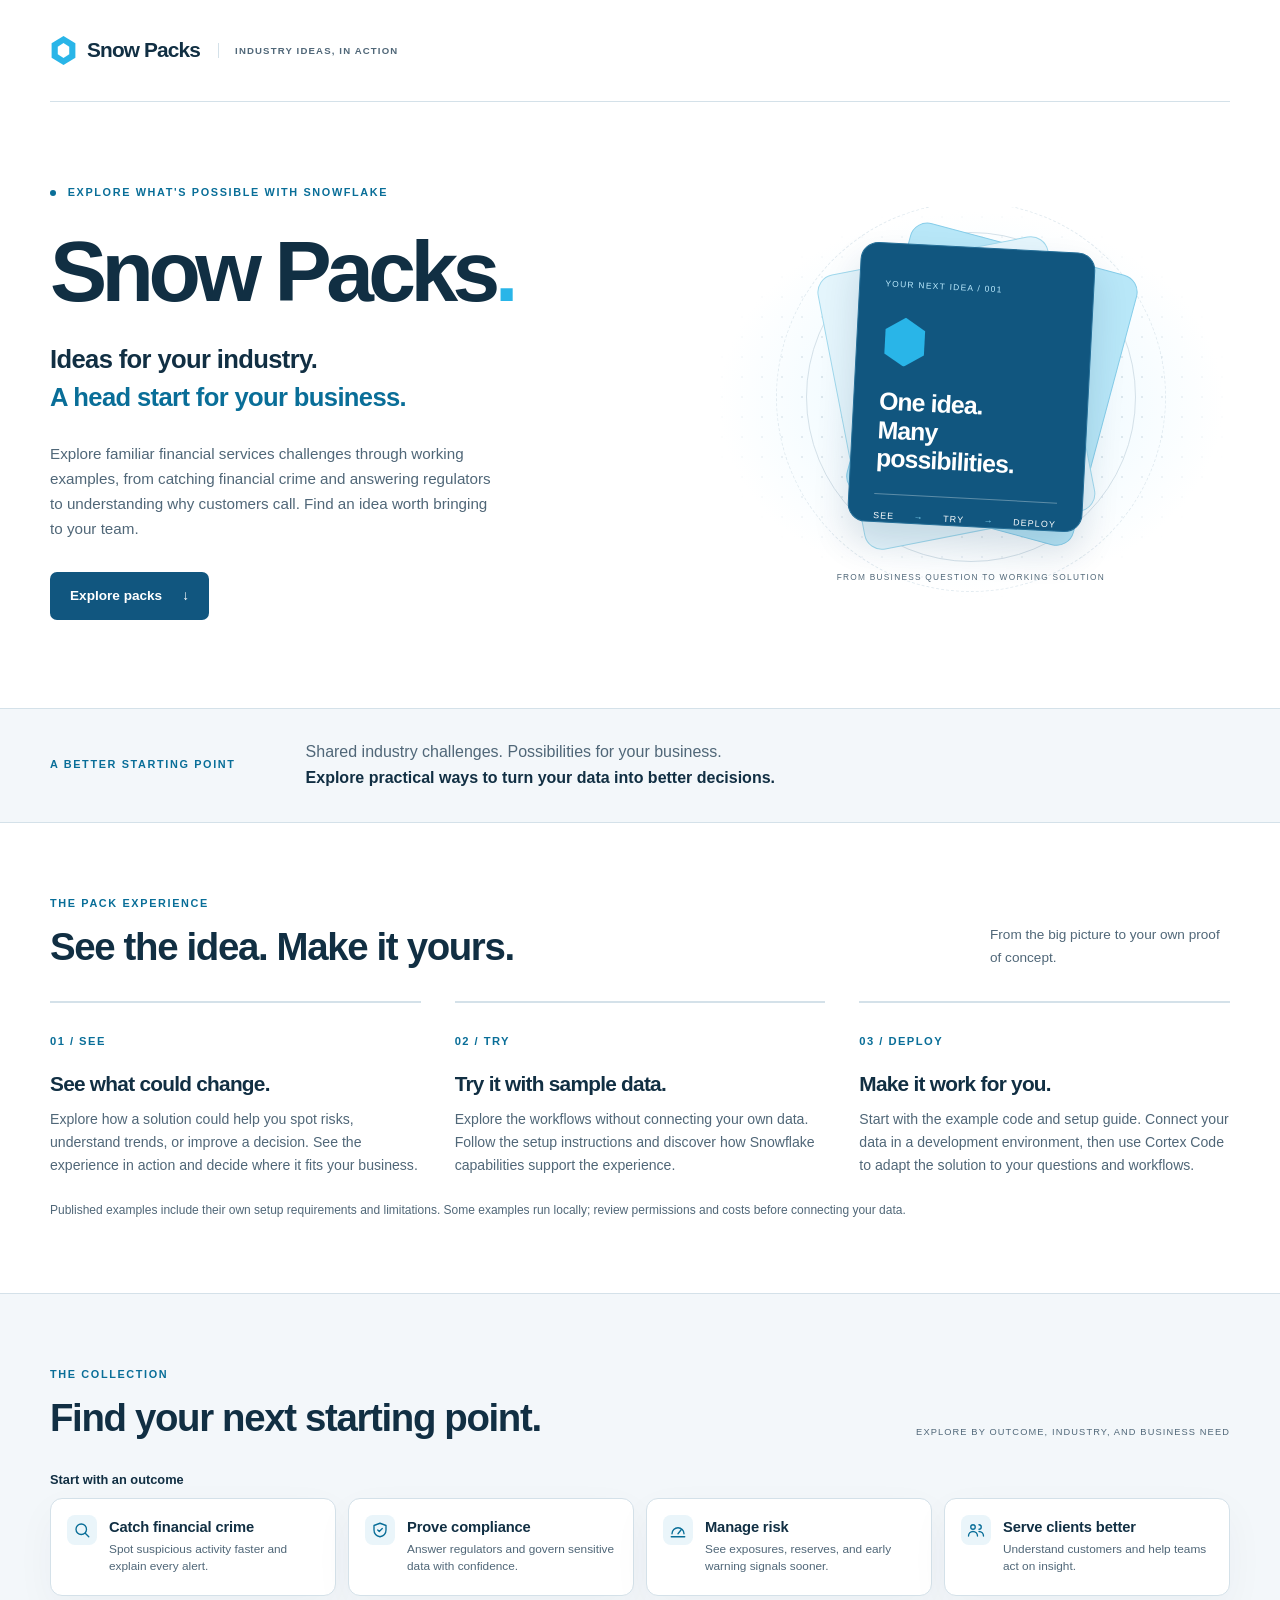
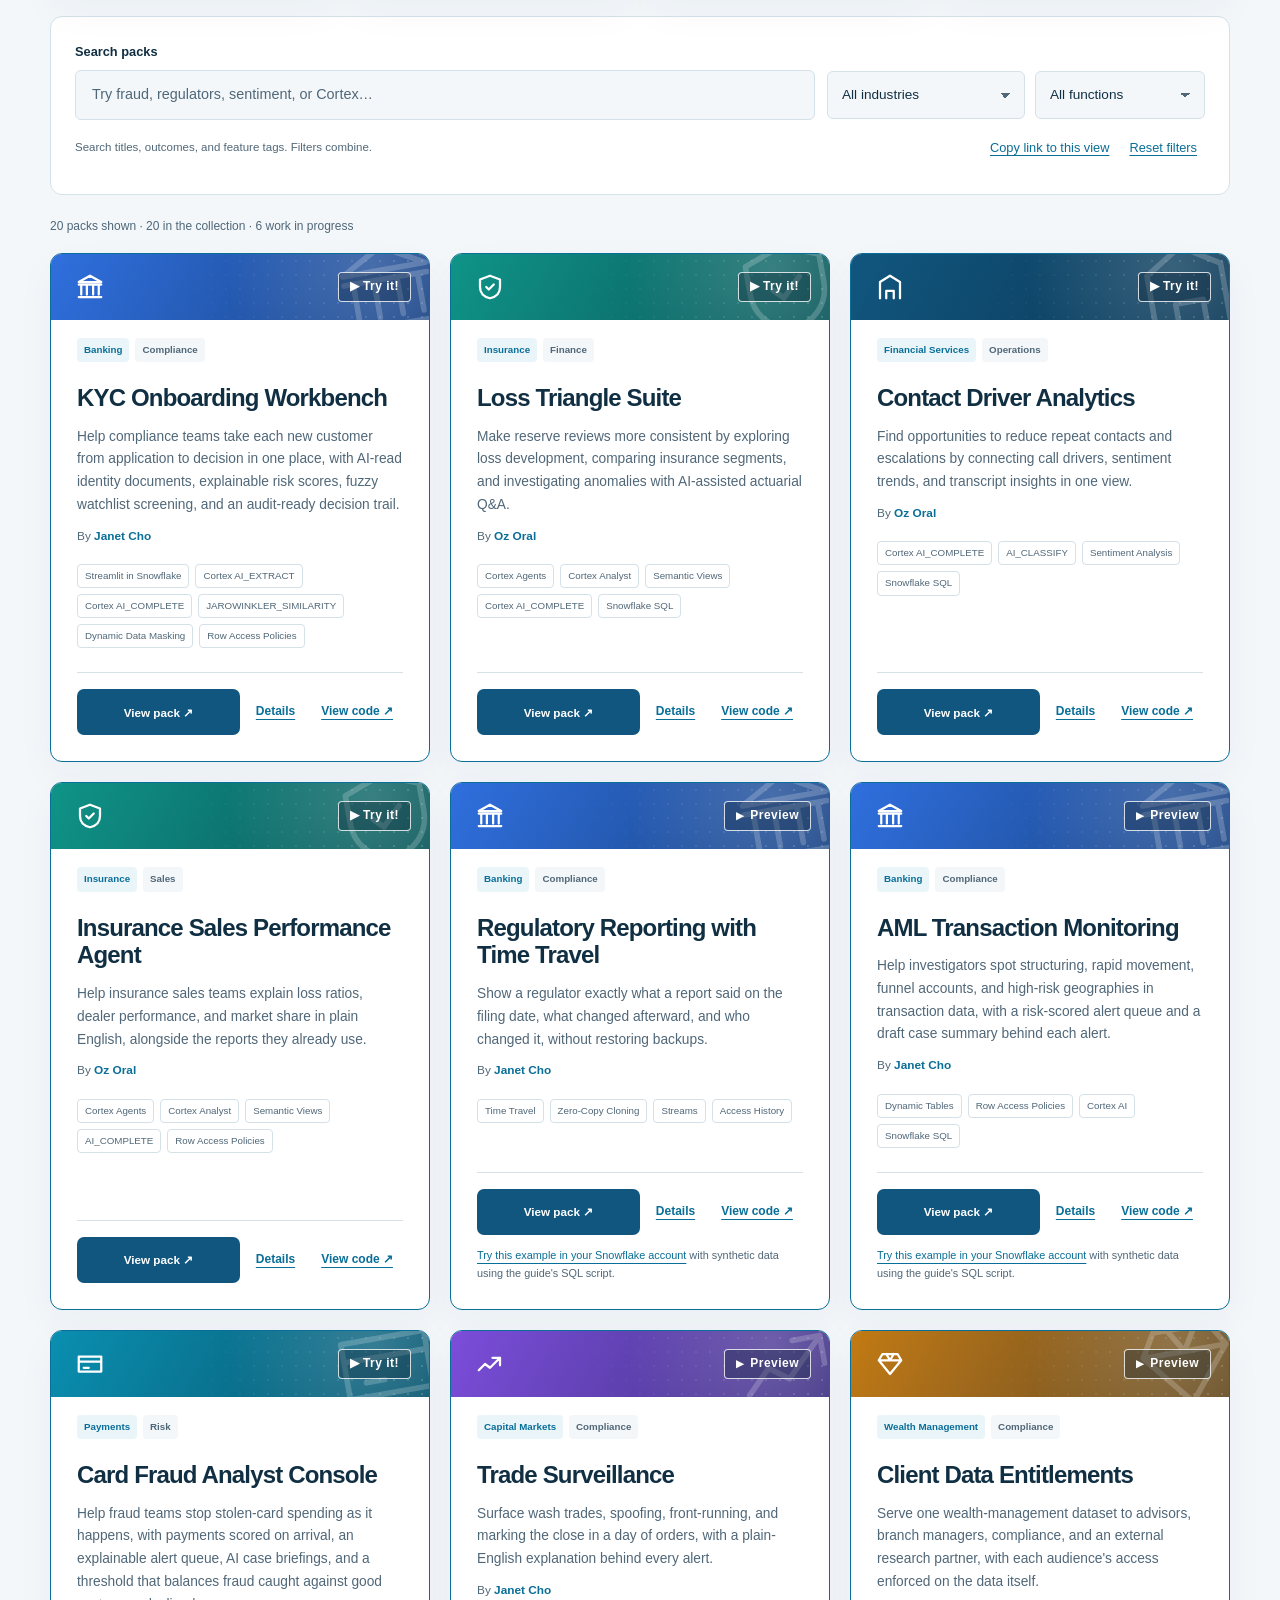
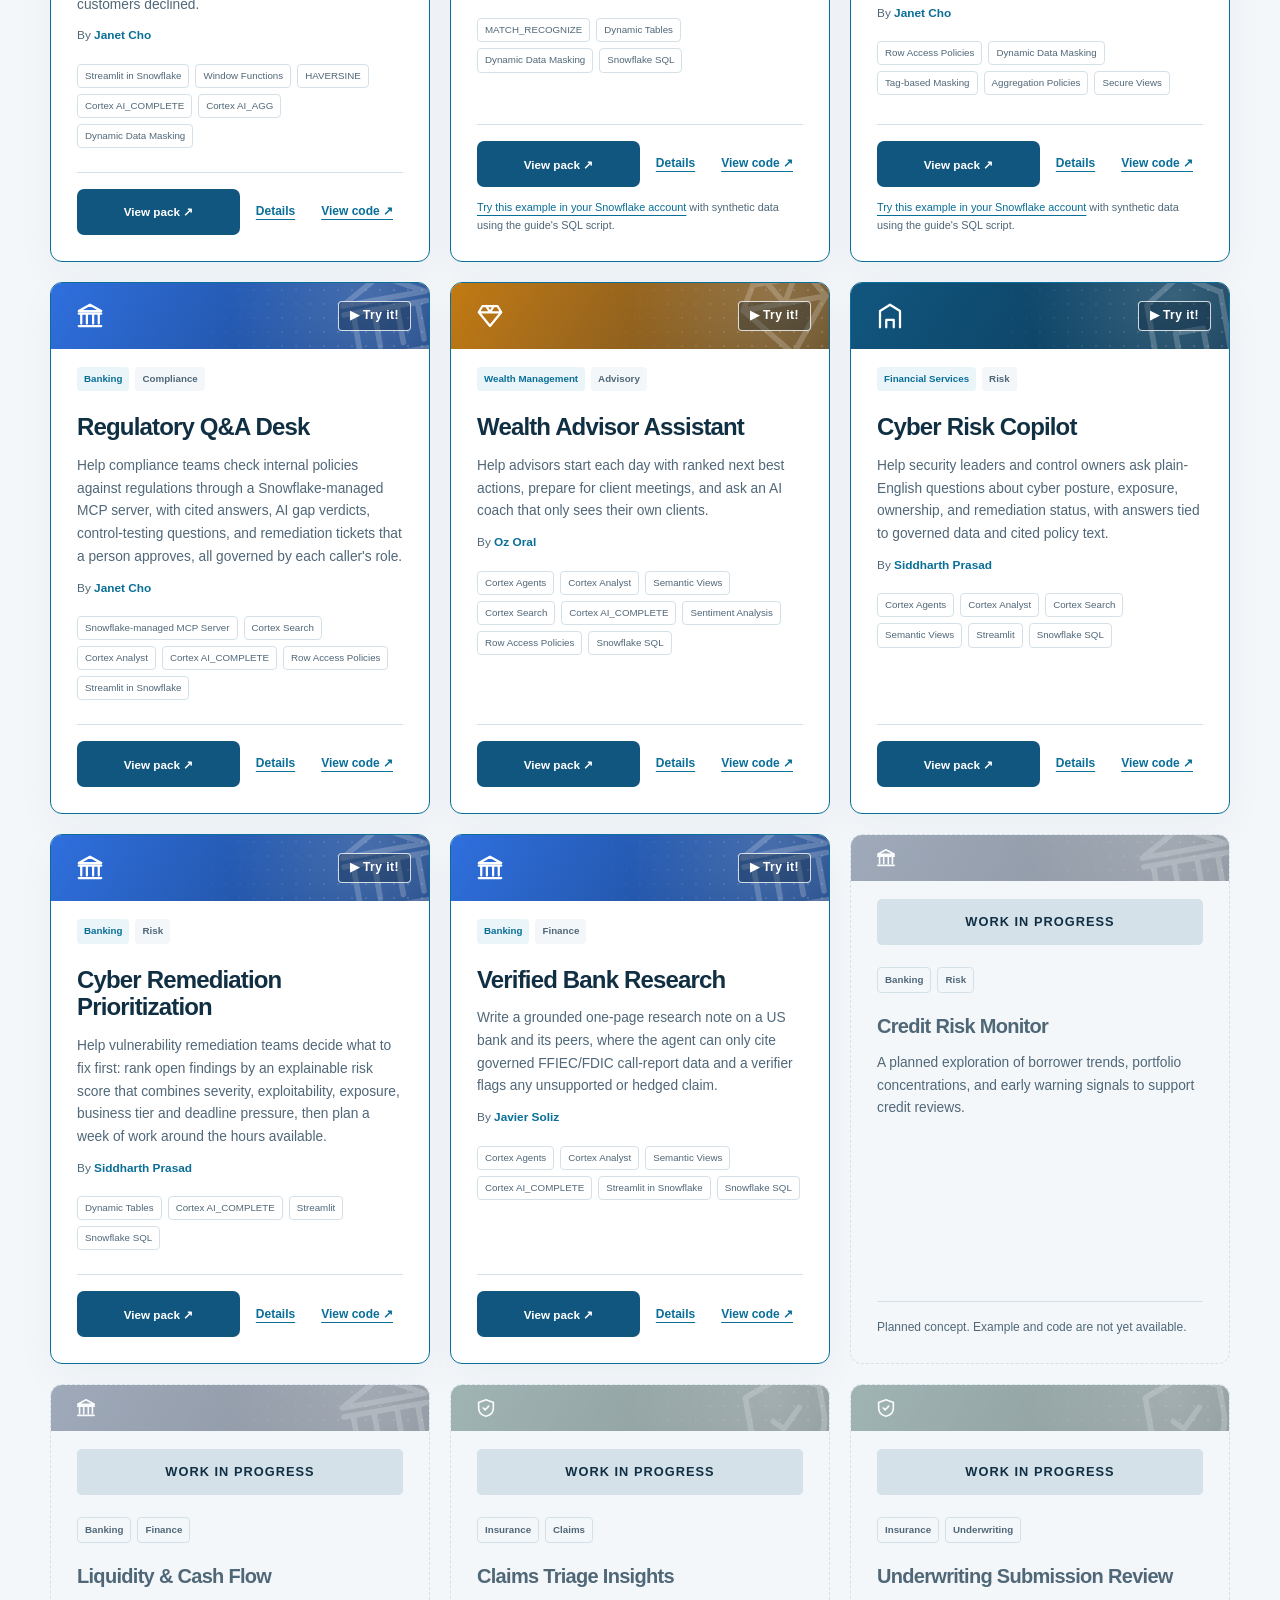
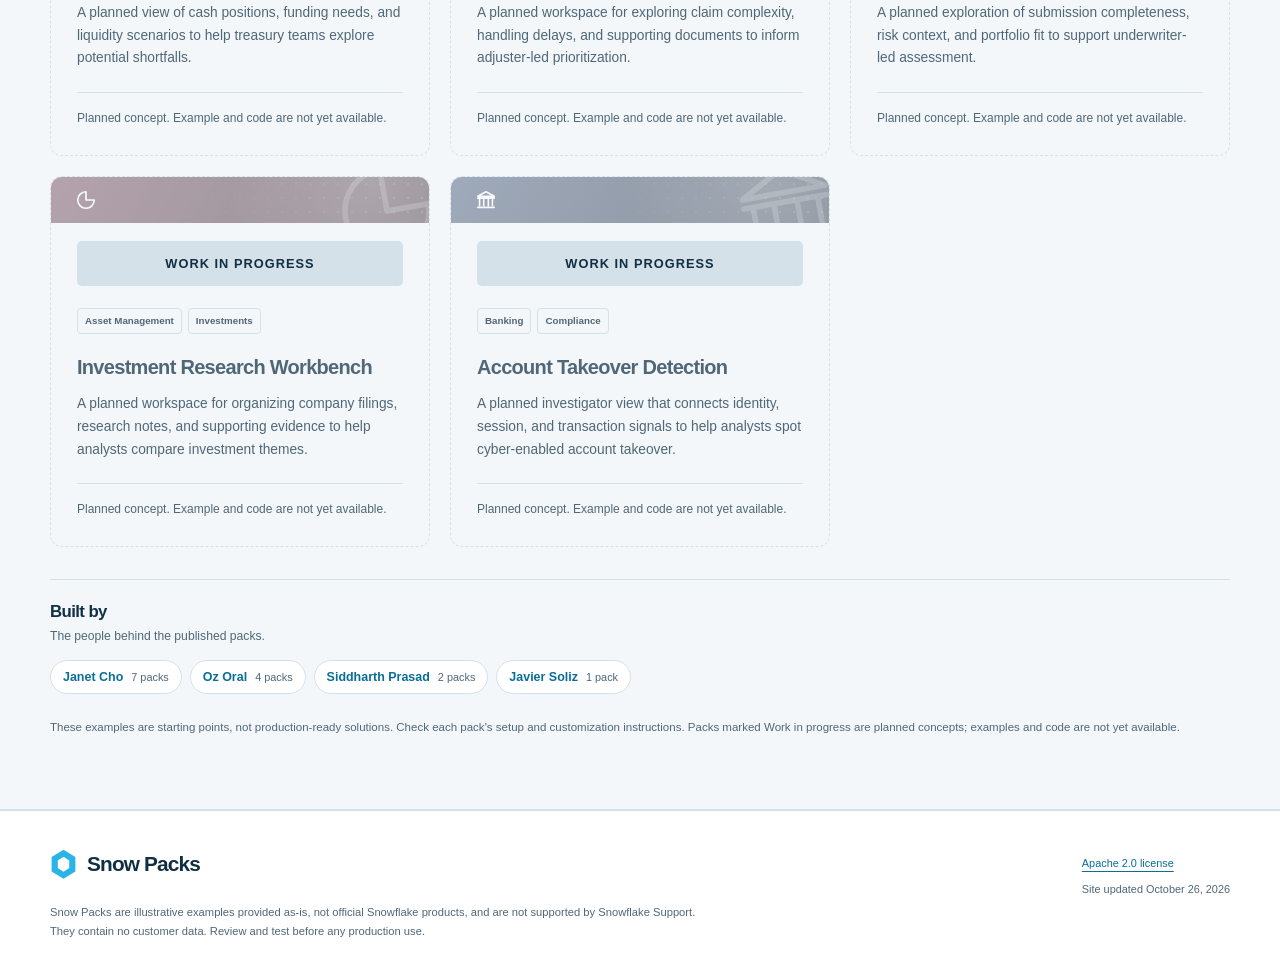
<file: index.html>
<!doctype html>
<html lang="en">
<head>
  <meta charset="utf-8">
  <meta name="viewport" content="width=device-width, initial-scale=1">
  <meta name="color-scheme" content="light dark">
  <meta name="theme-color" content="#11567f">
  <meta name="snowflake-source" content="cortex-agent-authored">
  <meta name="description" content="Explore industry use cases for Snowflake. Discover new possibilities, try examples with sample data, and adapt a solution to your business.">
  <title>Snow Packs | Industry ideas. Your next possibility.</title>
  <link rel="icon" href="assets/favicon.svg" type="image/svg+xml">
  <link rel="canonical" href="https://sfc-gh-ooral.github.io/snow-packs/">
  <meta property="og:type" content="website">
  <meta property="og:site_name" content="Snow Packs">
  <meta property="og:url" content="https://sfc-gh-ooral.github.io/snow-packs/">
  <meta property="og:title" content="Snow Packs: Ideas for your industry. A head start for your business.">
  <meta property="og:description" content="Explore industry use cases for Snowflake. Discover new possibilities, try examples with sample data, and adapt a solution to your business.">
  <meta property="og:image" content="https://sfc-gh-ooral.github.io/snow-packs/assets/social-card.png">
  <meta property="og:image:width" content="1200">
  <meta property="og:image:height" content="630">
  <meta property="og:image:alt" content="Snow Packs. Ideas for your industry. A head start for your business. See, try, deploy.">
  <meta name="twitter:card" content="summary_large_image">
  <meta name="twitter:image" content="https://sfc-gh-ooral.github.io/snow-packs/assets/social-card.png">
  <link rel="stylesheet" href="styles.css">
  <script src="app.js" defer></script>
  <script type="application/json" id="snowflake-report-metadata">{"generated":"2026-10-26","intent":"Customer-facing catalog of illustrative Snowflake industry use cases","dataSources":[{"type":"file","path":"packs.json"}],"sections":[{"id":"catalog","title":"Explore the packs","producerNotes":"Client-rendered from same-origin packs.json. Work-in-progress entries are planned FSI concepts, not implemented packs; they have no capability claims or destination links. Packs are showcases and starting points, not deployment certifications."}]}</script>
</head>
<body>
  <a class="skip-link" href="#main">Skip to main content</a>
  <header class="site-header wrap">
    <a class="wordmark" href="#" aria-label="Snow Packs home"><span class="mark" aria-hidden="true"></span>Snow Packs<span class="wordmark-note">INDUSTRY IDEAS, IN ACTION</span></a>
  </header>
  <main id="main">
    <section class="hero wrap" aria-labelledby="hero-title">
      <div class="hero-copy">
        <p class="eyebrow"><span class="status-dot" aria-hidden="true"></span> EXPLORE WHAT'S POSSIBLE WITH SNOWFLAKE</p>
        <h1 id="hero-title">Snow Packs<span class="hero-period">.</span></h1>
        <p class="hero-tagline">Ideas for your industry.<br><span>A head start for your business.</span></p>
        <p class="hero-description">Explore familiar financial services challenges through working examples, from catching financial crime and answering regulators to understanding why customers call. Find an idea worth bringing to your team.</p>
        <div class="actions"><a class="button primary" href="#catalog">Explore packs <span aria-hidden="true">↓</span></a></div>
      </div>
      <div class="hero-art" aria-hidden="true">
        <div id="hero-wall" class="hero-wall" hidden></div>
        <div class="hero-fallback">
        <div class="art-grid"></div><div class="orbit orbit-one"></div><div class="orbit orbit-two"></div>
        <div class="pack-stack stack-back"></div><div class="pack-stack stack-middle"></div>
        <div class="pack-stack stack-front"><span class="art-label">YOUR NEXT IDEA / 001</span><span class="art-hex"></span><strong>One idea.<br>Many possibilities.</strong><div class="art-divider"></div><span class="art-bottom">SEE <i>→</i> TRY <i>→</i> DEPLOY</span></div>
        <span class="art-caption">FROM BUSINESS QUESTION TO WORKING SOLUTION</span>
        </div>
      </div>
    </section>
    <section class="problem-band" aria-label="Why Snow Packs"><div class="wrap problem-inner"><span class="eyebrow">A BETTER STARTING POINT</span><p>Shared industry challenges. Possibilities for your business.<br><strong>Explore practical ways to turn your data into better decisions.</strong></p></div></section>
    <section class="section wrap" aria-labelledby="how-title">
      <div class="section-heading"><div><p class="eyebrow">THE PACK EXPERIENCE</p><h2 id="how-title">See the idea. Make it yours.</h2></div><p>From the big picture to your own proof of concept.</p></div>
      <div class="steps-grid">
        <article class="step"><span class="step-number">01 / SEE</span><h3>See what could change.</h3><p>Explore how a solution could help you spot risks, understand trends, or improve a decision. See the experience in action and decide where it fits your business.</p></article>
        <article class="step"><span class="step-number">02 / TRY</span><h3>Try it with sample data.</h3><p>Explore the workflows without connecting your own data. Follow the setup instructions and discover how Snowflake capabilities support the experience.</p></article>
        <article class="step"><span class="step-number">03 / DEPLOY</span><h3>Make it work for you.</h3><p>Start with the example code and setup guide. Connect your data in a development environment, then use Cortex Code to adapt the solution to your questions and workflows.</p></article>
      </div>
      <p class="section-note">Published examples include their own setup requirements and limitations. Some examples run locally; review permissions and costs before connecting your data.</p>
    </section>
    <section class="catalog-section" id="catalog" aria-labelledby="catalog-title">
      <div class="wrap">
        <div class="section-heading"><div><p class="eyebrow">THE COLLECTION</p><h2 id="catalog-title">Find your next starting point.</h2></div><span class="collection-label">EXPLORE BY OUTCOME, INDUSTRY, AND BUSINESS NEED</span></div>
        <div class="outcomes" role="group" aria-labelledby="outcomes-title">
          <h3 id="outcomes-title" class="outcomes-title">Start with an outcome</h3>
          <div id="outcome-tiles" class="outcome-tiles"></div>
        </div>
        <div class="catalog-controls">
          <label for="search">Search packs</label>
          <div class="search-row"><input id="search" type="search" placeholder="Try fraud, regulators, sentiment, or Cortex…" autocomplete="off" aria-describedby="filter-help"><div id="filters" class="filter-selects"></div></div>
          <div class="filter-footer"><p id="filter-help" class="filter-help">Search titles, outcomes, and feature tags. Filters combine.</p><div class="filter-actions"><button class="reset-button" id="copy-view" type="button">Copy link to this view</button><button class="reset-button" id="reset-filters" type="button">Reset filters</button></div></div>
        </div>
        <p id="results-status" class="results-status" role="status" aria-live="polite" aria-atomic="true">Loading the collection…</p>
        <div id="load-error" class="message-box" role="alert" hidden><h3>The collection couldn't load.</h3><p>Please check your connection and try again.</p><button id="retry-load" type="button" class="button secondary">Try again</button></div>
        <noscript><p class="message-box">Enable JavaScript to explore the pack collection, search use cases, and filter by industry.</p></noscript>
        <div id="empty-state" class="message-box empty-state" hidden><span class="empty-symbol" aria-hidden="true">⌕</span><h3>No packs in this corner. Yet.</h3><p>Try a broader search or reset your filters to see the full collection.</p><button id="reset-empty" type="button" class="button secondary">Show all packs</button></div>
        <div id="pack-grid" class="pack-grid"></div>
        <section id="contributors" class="contributors" aria-labelledby="contributors-title" hidden><h3 id="contributors-title">Built by</h3><p>The people behind the published packs.</p><ul></ul></section>
        <p class="catalog-note">These examples are starting points, not production-ready solutions. Check each pack's setup and customization instructions. Packs marked Work in progress are planned concepts; examples and code are not yet available.</p>
      </div>
    </section>
  </main>
  <dialog id="pack-dialog" class="pack-drawer" aria-labelledby="drawer-title">
    <div class="drawer-inner">
      <button type="button" class="drawer-close" id="drawer-close" aria-label="Close details">×</button>
      <div id="drawer-content"></div>
    </div>
  </dialog>
  <p id="copy-status" class="sr-only" role="status" aria-live="polite"></p>
  <footer class="site-footer"><div class="wrap footer-inner"><div><a href="#" class="wordmark"><span class="mark" aria-hidden="true"></span>Snow Packs</a><p class="disclaimer">Snow Packs are illustrative examples provided as-is, not official Snowflake products, and are not supported by Snowflake Support. They contain no customer data. Review and test before any production use.</p></div><div class="footer-meta"><a href="LICENSE">Apache 2.0 license</a><span>Site updated <time datetime="2026-10-26">October 26, 2026</time></span></div></div></footer>
</body>
</html>
</file>
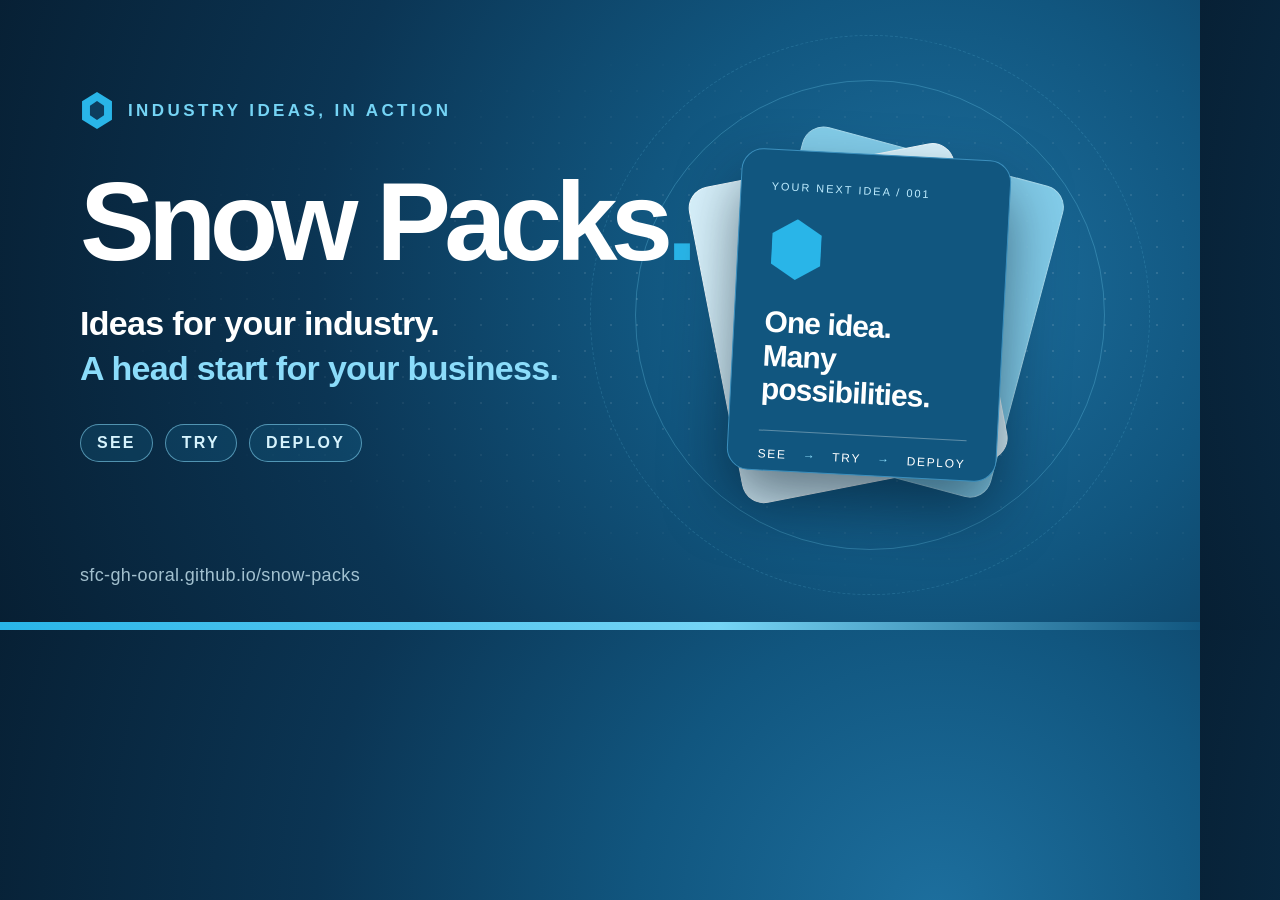
<file: assets/social-card.html>
<!doctype html>
<html lang="en">
<head>
<meta charset="utf-8">
<title>Snow Packs social preview card (source)</title>
<!-- Source for social-card.png (1200x630). Regenerate with Playwright: open at 1200x630 and screenshot. -->
<style>
* { box-sizing: border-box; margin: 0; padding: 0; }
html, body { width: 1200px; height: 630px; overflow: hidden; }
body { font-family: -apple-system, BlinkMacSystemFont, "Segoe UI", sans-serif; color: #fff;
  background: radial-gradient(circle at 78% 45%, #1d6f9e 0%, #11567f 30%, #0b3554 62%, #071f33 100%); position: relative; }
.dots { position: absolute; inset: 0; background-image: radial-gradient(rgba(255,255,255,.12) 1.2px, transparent 1.2px); background-size: 26px 26px;
  mask-image: radial-gradient(ellipse at 78% 50%, black 20%, transparent 65%); }
.orbit { position: absolute; border: 1.5px solid rgba(117,212,245,.28); border-radius: 50%; }
.o1 { width: 470px; height: 470px; right: 95px; top: 80px; }
.o2 { width: 560px; height: 560px; right: 50px; top: 35px; border-style: dashed; opacity: .6; }
.copy { position: absolute; left: 80px; top: 92px; width: 640px; }
.brand { display: flex; align-items: center; gap: 14px; font-size: 17px; font-weight: 750; letter-spacing: .2em; color: #75d4f5; }
.hex { width: 34px; height: 37px; background: #29b5e8; clip-path: polygon(50% 0,94% 25%,94% 75%,50% 100%,6% 75%,6% 25%); position: relative; }
.hex::after { content: ""; position: absolute; inset: 9px; background: #0d3d5e; clip-path: inherit; }
.eyebrow { margin-top: 62px; font-size: 16px; font-weight: 750; letter-spacing: .2em; color: #75d4f5; }
h1 { margin-top: 40px; font-size: 112px; font-weight: 820; line-height: .95; letter-spacing: -.06em; }
h1 span { color: #29b5e8; }
.tag { margin-top: 26px; font-size: 34px; font-weight: 560; line-height: 1.3; letter-spacing: -.02em; }
.tag span { color: #8bdcfa; }
.pills { display: flex; gap: 12px; margin-top: 34px; }
.pill { font-size: 16px; font-weight: 700; letter-spacing: .14em; padding: 9px 16px; border-radius: 999px; border: 1.5px solid rgba(139,220,250,.55); color: #d6f3fd; background: rgba(41,181,232,.12); }
.stack { position: absolute; width: 270px; height: 322px; right: 196px; top: 154px; border-radius: 22px; }
.back { transform: rotate(15deg) translate(26px,-10px); background: #8fd9f4; border: 1px solid #b7e9fa; opacity: .9; }
.mid { transform: rotate(-11deg) translate(-22px,4px); background: #d8f2fc; border: 1px solid #f0fbff; }
.front { transform: rotate(3deg); background: #11567f; border: 1.5px solid #3b8fbd; padding: 30px; box-shadow: 0 30px 60px rgba(2,20,36,.55); }
.front .label { display: block; font-size: 11px; letter-spacing: .18em; color: #beecff; }
.front .bighex { display: block; width: 56px; height: 61px; margin: 26px 0; background: #29b5e8; clip-path: polygon(50% 0,94% 25%,94% 75%,50% 100%,6% 75%,6% 25%); }
.front strong { display: block; font-size: 30px; line-height: 1.12; letter-spacing: -.03em; }
.front .rule { margin-top: 24px; border-top: 1px solid #5d8da8; }
.front .steps { display: flex; justify-content: space-between; margin-top: 16px; font-size: 12px; letter-spacing: .14em; }
.front .steps i { font-style: normal; color: #8bdcfa; }
.url { position: absolute; left: 80px; bottom: 44px; font-size: 18px; color: rgba(214,243,253,.75); letter-spacing: .02em; }
.bar { position: absolute; left: 0; right: 0; bottom: 0; height: 8px; background: linear-gradient(90deg,#29b5e8,#75d4f5 60%,#11567f); }
</style>
</head>
<body>
<div class="dots"></div><div class="orbit o1"></div><div class="orbit o2"></div>
<div class="copy">
  <div class="brand"><span class="hex"></span>INDUSTRY IDEAS, IN ACTION</div>
  <h1>Snow Packs<span>.</span></h1>
  <p class="tag">Ideas for your industry.<br><span>A head start for your business.</span></p>
  <div class="pills"><span class="pill">SEE</span><span class="pill">TRY</span><span class="pill">DEPLOY</span></div>
</div>
<div class="stack back"></div><div class="stack mid"></div>
<div class="stack front"><span class="label">YOUR NEXT IDEA / 001</span><span class="bighex"></span><strong>One idea.<br>Many possibilities.</strong><div class="rule"></div><div class="steps"><span>SEE</span><i>&rarr;</i><span>TRY</span><i>&rarr;</i><span>DEPLOY</span></div></div>
<p class="url">sfc-gh-ooral.github.io/snow-packs</p>
<div class="bar"></div>
</body>
</html>
</file>
<file: styles.css>
:root {
  color-scheme: light dark;
  --bg: #ffffff; --surface: #f3f7fa; --card: #ffffff; --text: #112f43;
  --muted: #506778; --line: #d4e1e9; --accent: #096e98; --blue: #29b5e8;
  --navy: #11567f; --tag: #eaf5fa; --hero-tint: #e9f8ff; --shadow: 0 14px 40px #12394c0a;
}
* { box-sizing: border-box; }
html { scroll-behavior: smooth; scroll-padding-top: 28px; }
body { margin: 0; font-family: -apple-system, BlinkMacSystemFont, "Segoe UI", sans-serif; background: var(--bg); color: var(--text); line-height: 1.65; }
a { color: var(--accent); text-underline-offset: 4px; }
a:hover { text-decoration-thickness: 2px; }
button, input { font: inherit; }
button, a { -webkit-tap-highlight-color: transparent; }
button { cursor: pointer; }
button:disabled { cursor: default; opacity: .65; }
:focus-visible { outline: 3px solid var(--accent); outline-offset: 5px; }
[hidden] { display: none !important; }
.sr-only { position: absolute; width: 1px; height: 1px; padding: 0; margin: -1px; overflow: hidden; clip: rect(0 0 0 0); white-space: nowrap; border: 0; }
.wrap { width: min(1180px, calc(100% - 80px)); margin-inline: auto; }
h1, h2, h3, p { margin-top: 0; }
h1, h2, h3 { line-height: 1.16; letter-spacing: -.035em; }
h2 { font-size: clamp(1.8rem, 3vw, 2.6rem); font-weight: 720; }
h3 { font-size: 1.3rem; }
p { color: var(--muted); }
.skip-link { position: absolute; top: -100px; left: 12px; padding: 12px; background: var(--card); z-index: 10; }
.skip-link:focus { top: 12px; }
.site-header { min-height: 102px; display: flex; align-items: center; justify-content: space-between; border-bottom: 1px solid var(--line); gap: 20px; }
.wordmark { display: inline-flex; align-items: center; gap: 10px; font-size: 1.3rem; font-weight: 760; color: var(--text); text-decoration: none; letter-spacing: -.04em; }
.mark { display: inline-block; width: 27px; height: 29px; background: var(--blue); clip-path: polygon(50% 0, 94% 25%, 94% 75%, 50% 100%, 6% 75%, 6% 25%); position: relative; flex: none; }
.mark::after { content: ""; position: absolute; inset: 7px; background: var(--bg); clip-path: inherit; }
.wordmark-note { font-size: .6rem; font-weight: 650; letter-spacing: .12em; padding-left: 16px; margin-left: 8px; border-left: 1px solid var(--line); color: var(--muted); }
nav { display: flex; gap: 28px; } nav a { text-decoration: none; color: var(--text); font-size: .875rem; padding-block: 12px; }
.hero { display: grid; grid-template-columns: 1.2fr 1fr; align-items: center; gap: 40px; padding-block: 82px 88px; }
.eyebrow { font-size: .68rem; font-weight: 750; letter-spacing: .15em; color: var(--accent); margin-bottom: 20px; }
.status-dot { display: inline-block; width: 6px; height: 6px; background: var(--accent); border-radius: 50%; margin-right: 7px; vertical-align: middle; }
h1 { font-size: clamp(3.5rem, 6.7vw, 5.7rem); margin-bottom: 20px; letter-spacing: -.065em; }
.hero-period { color: var(--blue); }
.hero-tagline { color: var(--text); font-size: clamp(1.25rem, 2vw, 1.65rem); font-weight: 550; line-height: 1.45; letter-spacing: -.025em; }
.hero-tagline span { color: var(--accent); }
.hero-description { max-width: 450px; font-size: .95rem; margin-block: 24px 30px; }
.actions { display: flex; gap: 12px; flex-wrap: wrap; }
.button { display: inline-flex; align-items: center; justify-content: center; gap: 20px; padding: 12px 19px; min-height: 46px; border: 1px solid transparent; border-radius: 7px; font-size: .85rem; font-weight: 650; text-decoration: none; transition: background .15s, transform .15s; }
.button:hover { transform: translateY(-2px); }
.primary { background: var(--navy); color: #fff; }
.primary:hover { background: #073e61; }
.secondary { background: var(--card); border-color: var(--line); color: var(--text); }
.secondary:hover { background: var(--tag); }
.hero-footnote { font-size: .72rem; margin: 20px 0 0; }
.hero-art { height: 390px; position: relative; background: radial-gradient(ellipse, var(--hero-tint) 10%, transparent 69%); }
.art-grid { position: absolute; inset: 0; background-image: radial-gradient(var(--line) 1px, transparent 1px); background-size: 20px 20px; mask-image: radial-gradient(ellipse, black 35%, transparent 72%); }
.orbit { position: absolute; border: 1px solid var(--line); border-radius: 50%; width: 330px; height: 330px; left: calc(50% - 165px); top: 25px; }
.orbit-two { width: 390px; height: 390px; left: calc(50% - 195px); top: -5px; border-style: dashed; opacity: .65; }
.pack-stack { width: 235px; height: 280px; position: absolute; top: 40px; left: calc(50% - 117px); border-radius: 18px; }
.stack-back { transform: rotate(15deg) translate(19px, -8px); background: #b8e7f8; border: 1px solid #86cde9; }
.stack-middle { transform: rotate(-11deg) translate(-16px, 3px); background: #e4f5fc; border: 1px solid #a1d9ed; }
.stack-front { background: #11567f; border: 1px solid #246e97; padding: 25px; color: white; transform: rotate(3deg); box-shadow: 0 20px 36px #062c4b24; }
.art-label { font-size: .53rem; letter-spacing: .15em; color: #beecff; }
.art-hex { display: block; width: 45px; height: 49px; margin: 22px 0; background: #29b5e8; clip-path: polygon(50% 0, 94% 25%, 94% 75%, 50% 100%, 6% 75%, 6% 25%); }
.stack-front strong { display: block; font-size: 1.55rem; line-height: 1.15; letter-spacing: -.035em; }
.art-divider { margin-top: 20px; border-top: 1px solid #5d8da8; }
.art-bottom { display: flex; justify-content: space-between; font-size: .56rem; margin-top: 14px; letter-spacing: .12em; }
.art-bottom i { font-style: normal; color: #8bdcfa; }
.art-caption { position: absolute; bottom: 12px; width: 100%; text-align: center; color: var(--muted); font-size: .52rem; letter-spacing: .15em; }
/* Hero screenshot wall: two columns of real app screens drifting in opposite directions. */
.hero-art.has-wall { overflow: hidden; border-radius: 16px; }
.hero-fallback { position: absolute; inset: 0; }
/* app.js alternates the card art and the screenshot wall with a slow crossfade. */
.hero-fallback, .hero-wall { transition: opacity 2.4s ease; }
.hero-art.has-wall .hero-wall { opacity: 0; }
.hero-art.has-wall .wall-track { animation-play-state: paused; }
.hero-art.show-wall .hero-wall { opacity: 1; }
.hero-art.show-wall .wall-track { animation-play-state: running; }
.hero-art.show-wall .hero-fallback { opacity: 0; }
.hero-wall { position: absolute; inset: 0; display: grid; grid-template-columns: 1fr 1fr; gap: 16px; overflow: hidden; transform: rotate(-4deg) scale(1.06);
  mask-image: linear-gradient(transparent, black 14%, black 86%, transparent); -webkit-mask-image: linear-gradient(transparent, black 14%, black 86%, transparent); }
.wall-column { overflow: hidden; }
.wall-track { display: flex; flex-direction: column; gap: 16px; animation: wall-up 150s linear infinite; }
.wall-track-2 { animation-name: wall-down; animation-duration: 170s; }
.wall-tile { margin: 0; position: relative; border-radius: 10px; overflow: hidden; border: 1px solid var(--line); background: var(--card); box-shadow: 0 16px 34px rgba(6, 30, 50, .16); }
.wall-tile img { display: block; width: 100%; height: auto; aspect-ratio: 16 / 10; object-fit: cover; object-position: top left; }
.wall-tile figcaption { position: absolute; left: 8px; bottom: 8px; padding: 3px 8px; border-radius: 999px; background: rgba(6, 30, 50, .78); color: #fff; font-size: .6rem; font-weight: 700; letter-spacing: .02em; }
@keyframes wall-up { from { transform: translateY(0); } to { transform: translateY(calc(-50% - 8px)); } }
@keyframes wall-down { from { transform: translateY(calc(-50% - 8px)); } to { transform: translateY(0); } }
.problem-band { background: var(--surface); border-block: 1px solid var(--line); }
.problem-inner { display: flex; align-items: center; gap: 70px; padding-block: 30px; }
.problem-inner .eyebrow { margin: 0; flex-shrink: 0; }
.problem-inner p { font-size: 1rem; margin: 0; } .problem-inner strong { color: var(--text); font-weight: 550; }
.section { padding-block: 72px; }
.section-heading { display: flex; align-items: end; justify-content: space-between; gap: 30px; margin-bottom: 32px; }
.section-heading .eyebrow { margin-bottom: 12px; } .section-heading h2 { margin-bottom: 0; }
.section-heading > p { max-width: 240px; margin: 0; font-size: .85rem; }
.steps-grid { display: grid; grid-template-columns: repeat(3, minmax(0, 1fr)); gap: 34px; }
.step { padding: 24px 0 0; border-top: 2px solid var(--line); }
.step-number { font-size: .7rem; color: var(--accent); letter-spacing: .13em; font-weight: 700; }
.step h3 { margin: 18px 0 12px; }.step p { font-size: .88rem; margin-bottom: 0; }
.section-note { margin: 24px 0 0; font-size: .75rem; }
.catalog-section { padding-block: 72px; background: var(--surface); border-block: 1px solid var(--line); }
.collection-label { font-size: .58rem; letter-spacing: .12em; color: var(--muted); }
/* Outcome tiles */
.outcomes { margin-bottom: 20px; }
.outcomes-title { font-size: .8rem; font-weight: 700; letter-spacing: 0; margin-bottom: 10px; }
.outcome-tiles { display: grid; grid-template-columns: repeat(4, minmax(0, 1fr)); gap: 12px; }
.outcome-tile { display: grid; grid-template-columns: auto 1fr; grid-template-rows: 1fr auto; gap: 4px 12px; align-items: start; text-align: left; padding: 16px; border: 1px solid var(--line); border-radius: 12px; background: var(--card); color: var(--text); box-shadow: var(--shadow); transition: border-color .15s, transform .15s, background .15s; }
.outcome-tile:hover { border-color: var(--accent); transform: translateY(-2px); }
.outcome-tile[aria-pressed="true"] { border-color: var(--navy); background: var(--navy); color: #fff; }
.outcome-tile[aria-pressed="true"] .outcome-blurb, .outcome-tile[aria-pressed="true"] .outcome-count { color: #d6eef9; }
.outcome-icon { width: 30px; height: 30px; padding: 6px; border-radius: 8px; background: var(--tag); color: var(--accent); grid-row: span 2; }
.outcome-tile[aria-pressed="true"] .outcome-icon { background: rgba(255, 255, 255, .14); color: #fff; }
.outcome-text strong { display: block; font-size: .92rem; letter-spacing: -.01em; }
.outcome-blurb { display: block; margin-top: 2px; font-size: .74rem; line-height: 1.45; color: var(--muted); }
.outcome-count { font-size: .66rem; font-weight: 700; color: var(--accent); letter-spacing: .02em; }
.catalog-controls { border: 1px solid var(--line); padding: 24px; border-radius: 12px; background: var(--card); }
.catalog-controls > label { display: block; font-weight: 650; font-size: .8rem; margin-bottom: 8px; }
.search-row { display: flex; gap: 12px; align-items: center; }
input[type="search"] { border: 1px solid var(--line); border-radius: 6px; color: var(--text); background: var(--surface); padding: 12px 16px; width: 100%; min-width: 0; font-size: .9rem; }
input::placeholder { color: var(--muted); opacity: 1; }
.reset-button { border: 0; background: transparent; color: var(--accent); white-space: nowrap; font-size: .8rem; min-height: 44px; padding: 8px; text-decoration: underline; text-underline-offset: 3px; }
.filter-help { margin: 0; font-size: .72rem; }
.filter-footer { display: flex; justify-content: space-between; align-items: center; gap: 12px; flex-wrap: wrap; margin-top: 6px; }
.filter-actions { display: flex; gap: 4px; }
.filter-selects { display: flex; gap: 10px; flex: none; }
.filter-select select { appearance: none; -webkit-appearance: none; border: 1px solid var(--line); border-radius: 6px; color: var(--text); background-color: var(--surface); padding: 12px 36px 12px 14px; font: inherit; font-size: .85rem; min-height: 46px; min-width: 170px; cursor: pointer;
  background-image: linear-gradient(45deg, transparent 50%, var(--muted) 50%), linear-gradient(135deg, var(--muted) 50%, transparent 50%);
  background-position: calc(100% - 19px) 52%, calc(100% - 14px) 52%; background-size: 5px 5px; background-repeat: no-repeat; }
.filter-select select:hover { border-color: var(--accent); }
.filter-select select.active { border-color: var(--navy); box-shadow: inset 0 0 0 1px var(--navy); font-weight: 650; }
.results-status { font-size: .75rem; margin: 22px 0 16px; }
.pack-grid { display: grid; grid-template-columns: repeat(3, minmax(0, 1fr)); gap: 20px; }
.pack-card { display: flex; flex-direction: column; min-width: 0; background: var(--card); padding: 26px; border-radius: 12px; border: 1px solid var(--line); box-shadow: var(--shadow); position: relative; }
.pack-card::before { content: ""; width: 34px; height: 3px; background: var(--blue); position: absolute; top: -1px; left: 26px; border-radius: 3px; }
.card-top { display: flex; gap: 8px; align-items: flex-start; margin-bottom: 22px; }
.card-badges { display: flex; flex-wrap: wrap; gap: 6px; min-width: 0; }
.badge { font-size: .61rem; font-weight: 650; background: var(--tag); color: var(--accent); border-radius: 4px; padding: 4px 7px; }
.function-badge { background: var(--surface); color: var(--muted); }
.pack-card h3 { font-size: 1.5rem; margin-bottom: 14px; }
.pack-summary { font-size: .86rem; margin-bottom: 22px; }
.feature-tags { display: flex; flex-wrap: wrap; gap: 6px; list-style: none; padding: 0; margin: 0 0 24px; }
.feature-tags li { font-size: .61rem; border: 1px solid var(--line); border-radius: 4px; padding: 3px 7px; color: var(--muted); }
.card-actions { display: flex; flex-wrap: wrap; align-items: center; gap: 8px; margin-top: auto; border-top: 1px solid var(--line); padding-top: 16px; }
.card-actions .button { font-size: .73rem; padding: 10px 12px; gap: 8px; }
.repo-link { padding: 10px; font-size: .75rem; font-weight: 650; }
.pack-owner, .drawer-owner { font-size: .74rem; color: var(--muted); margin: -12px 0 18px; }
.owner-name { font-weight: 650; color: var(--accent); }
a.owner-name { text-decoration: underline; text-underline-offset: 2px; }
.contributors { margin-top: 32px; padding-top: 22px; border-top: 1px solid var(--line); }
.contributors h3 { font-size: 1.05rem; margin-bottom: 4px; }
.contributors p { font-size: .76rem; margin-bottom: 14px; }
.contributors ul { display: flex; flex-wrap: wrap; gap: 8px; list-style: none; padding: 0; margin: 0; }
.contributor { display: flex; gap: 8px; align-items: baseline; font-size: .78rem; border: 1px solid var(--line); border-radius: 999px; padding: 6px 12px; background: var(--card); }
.contributor-count { font-size: .68rem; color: var(--muted); }
.access-note { color: var(--accent); font-size: .72rem; font-weight: 650; margin-bottom: 16px; }
.example-note { font-size: .68rem; margin: 12px 0 0; }
.available-card { border-color: var(--accent); }
.available-card::before, .wip-card::before { display: none; }
/* Industry header band on every card */
.card-visual { position: relative; height: 66px; margin: -26px -26px 18px; border-radius: 11px 11px 0 0; overflow: hidden; color: #fff;
  background: radial-gradient(circle at 85% 20%, rgba(255, 255, 255, .18), transparent 45%), linear-gradient(120deg, var(--ind), color-mix(in srgb, var(--ind) 50%, #061b2e)); }
.card-visual::after { content: ""; position: absolute; inset: 0; background-image: radial-gradient(rgba(255, 255, 255, .16) 1px, transparent 1px); background-size: 14px 14px; mask-image: linear-gradient(90deg, transparent 30%, black); -webkit-mask-image: linear-gradient(90deg, transparent 30%, black); }
.band-icon { position: absolute; left: 24px; top: 50%; width: 30px; height: 30px; transform: translateY(-50%); }
.band-watermark { position: absolute; right: -14px; top: -22px; width: 112px; height: 112px; opacity: .2; transform: rotate(-10deg); stroke-width: 1.2; }
.wip-card .card-visual { height: 46px; filter: grayscale(.75); opacity: .55; }
.wip-card .band-icon { width: 22px; height: 22px; }
.title-button { display: inline; padding: 0; border: 0; background: none; color: inherit; font: inherit; letter-spacing: inherit; text-align: left; cursor: pointer; }
.title-button:hover { color: var(--accent); text-decoration: underline; text-decoration-thickness: 2px; text-underline-offset: 5px; }
.details-link { padding: 10px 8px; border: 0; background: none; color: var(--accent); font-size: .75rem; font-weight: 650; text-decoration: underline; text-underline-offset: 4px; }
.available-card .card-actions .primary { flex: 1 1 auto; }
/* Try it! / Preview sit in the top-right of the coloured band, so they never compete with the badges for room. */
.card-quick { position: absolute; top: 18px; right: 18px; z-index: 2; display: flex; gap: 6px; }
.card-quick .preview-toggle, .card-quick .try-link { color: #fff; border-color: rgba(255, 255, 255, .8); background: rgba(6, 27, 46, .32); }
.card-quick .preview-toggle:hover, .card-quick .try-link:hover, .card-quick .preview-toggle[aria-expanded="true"] { background: rgba(6, 27, 46, .55); }
.try-link { text-decoration: none; }
.preview-toggle, .try-link { display: inline-flex; align-items: center; gap: 6px; min-height: 30px; padding: 4px 11px; border: 1px solid var(--accent); border-radius: 4px; background: transparent; color: var(--accent); font-size: .75rem; font-weight: 750; letter-spacing: .04em; }
.preview-toggle:hover, .try-link:hover, .preview-toggle[aria-expanded="true"] { background: var(--tag); }
.preview-icon { font-size: .6rem; }
.preview-panel { position: absolute; left: 12px; right: 12px; z-index: 5; padding: 8px; border: 1px solid var(--accent); border-radius: 10px; background: var(--card); box-shadow: 0 18px 44px rgba(6, 30, 50, .28); }
.preview-frame { display: grid; border-radius: 6px; overflow: hidden; background: var(--surface); }
.preview-frame img { grid-area: 1 / 1; width: 100%; height: auto; aspect-ratio: 16 / 10; object-fit: cover; object-position: top left; opacity: 0; transition: opacity .45s; }
.preview-frame img.active { opacity: 1; }
.preview-caption { margin: 8px 4px 4px; font-size: .72rem; color: var(--text); line-height: 1.4; min-height: 2.8em; }
.preview-dots { display: flex; justify-content: center; gap: 2px; }
.preview-dot { width: 24px; height: 24px; padding: 0; border: 0; background: transparent; position: relative; }
.preview-dot::after { content: ""; position: absolute; inset: 8px; border-radius: 50%; background: var(--line); }
.preview-dot[aria-current="true"]::after { background: var(--accent); }
.wip-card { background: var(--surface); border-style: dashed; box-shadow: none; }
.wip-card h3 { color: var(--muted); font-size: 1.25rem; }
.wip-card .badge { background: transparent; color: var(--muted); border: 1px solid var(--line); }
.wip-label { padding: 12px; background: var(--line); color: var(--text); border-radius: 5px; font-size: .8rem; font-weight: 750; letter-spacing: .08em; text-transform: uppercase; text-align: center; margin-bottom: 22px; }
.wip-note { margin: auto 0 0; padding-top: 16px; border-top: 1px solid var(--line); font-size: .75rem; }
.catalog-note { font-size: .72rem; margin: 24px 0 0; }
/* Pack detail drawer */
.pack-drawer { position: fixed; inset: 0 0 0 auto; width: min(600px, 100%); max-width: 100%; height: 100%; max-height: 100%; margin: 0; padding: 0; border: 0; border-left: 1px solid var(--line); background: var(--card); color: var(--text); box-shadow: -24px 0 60px rgba(4, 22, 38, .28); overflow-y: auto; }
.pack-drawer[open] { animation: drawer-in .28s ease-out; }
.pack-drawer::backdrop { background: rgba(4, 22, 38, .5); backdrop-filter: blur(2px); }
@keyframes drawer-in { from { transform: translateX(40px); opacity: 0; } to { transform: none; opacity: 1; } }
.drawer-inner { position: relative; padding: 0 32px 40px; }
.drawer-close { position: absolute; top: 14px; right: 16px; z-index: 2; width: 40px; height: 40px; border: 0; border-radius: 50%; background: rgba(255, 255, 255, .2); color: #fff; font-size: 1.6rem; line-height: 1; }
.drawer-close:hover { background: rgba(255, 255, 255, .32); }
.drawer-visual { position: relative; height: 110px; margin: 0 -32px 22px; overflow: hidden; color: #fff;
  background: radial-gradient(circle at 85% 20%, rgba(255, 255, 255, .18), transparent 45%), linear-gradient(120deg, var(--ind), color-mix(in srgb, var(--ind) 50%, #061b2e)); }
.drawer-visual .band-icon { left: 32px; width: 40px; height: 40px; }
.drawer-visual .band-watermark { width: 170px; height: 170px; right: 40px; top: -30px; }
.drawer-title { font-size: clamp(1.6rem, 4vw, 2.1rem); margin-bottom: 10px; }
.drawer-summary { font-size: .95rem; color: var(--text); }
.drawer-outcome { display: inline-flex; align-items: center; gap: 8px; margin: 0 0 22px; padding: 4px 12px 4px 4px; border-radius: 999px; background: var(--tag); color: var(--accent); font-size: .78rem; font-weight: 700; }
.drawer-outcome .outcome-icon { width: 26px; height: 26px; padding: 5px; background: var(--card); }
.drawer-gallery { margin-bottom: 24px; }
.drawer-shot { display: block; width: 100%; height: auto; aspect-ratio: 16 / 10; object-fit: cover; object-position: top left; border: 1px solid var(--line); border-radius: 10px; background: var(--surface); }
.drawer-caption { margin: 8px 0 10px; font-size: .78rem; }
.drawer-thumbs { display: grid; grid-template-columns: repeat(auto-fill, minmax(84px, 1fr)); gap: 8px; }
.drawer-thumb { padding: 0; border: 2px solid transparent; border-radius: 7px; overflow: hidden; background: none; opacity: .7; }
.drawer-thumb img { display: block; width: 100%; height: auto; aspect-ratio: 16 / 10; object-fit: cover; object-position: top left; }
.drawer-thumb:hover { opacity: 1; }
.drawer-thumb[aria-current="true"] { border-color: var(--accent); opacity: 1; }
.drawer-section { padding: 18px 0; border-top: 1px solid var(--line); }
.drawer-section h3 { font-size: .8rem; letter-spacing: .08em; text-transform: uppercase; color: var(--accent); margin-bottom: 10px; }
.drawer-section p { font-size: .88rem; }
.drawer-section .feature-tags { margin: 0; }
.drawer-section .feature-tags li { font-size: .72rem; padding: 4px 9px; }
.coco-prompt { margin: 0 0 12px; padding: 14px 16px; border: 1px solid var(--line); border-radius: 8px; background: var(--surface); color: var(--text); font: .78rem/1.55 ui-monospace, SFMono-Regular, Menlo, monospace; white-space: pre-wrap; word-break: break-word; }
.drawer-actions { display: flex; flex-wrap: wrap; gap: 10px; padding-top: 18px; border-top: 1px solid var(--line); }
.drawer-note { margin: 16px 0 0; font-size: .72rem; }
.message-box { padding: 28px; border: 1px solid var(--line); border-radius: 12px; background: var(--card); margin-bottom: 24px; }
.message-box > a { display: inline-block; margin: 12px; }.message-box p { font-size: .9rem; }.empty-state { text-align: center; }.empty-symbol { font-size: 2.5rem; color: var(--accent); }
.site-footer { border-top: 1px solid var(--line); padding-block: 36px; }.footer-inner { display: flex; justify-content: space-between; gap: 44px; }.disclaimer { font-size: .7rem; max-width: 650px; margin: 16px 0 0; }.footer-meta { display: flex; flex-direction: column; flex-shrink: 0; gap: 8px; font-size: .68rem; color: var(--muted); padding-top: 8px; }
@media (prefers-color-scheme: dark) {
  :root { --bg: #0d1822; --surface: #111f2c; --card: #152634; --text: #edf5fa; --muted: #a9bfcd; --line: #334b5c; --accent: #75d4f5; --tag: #193b4d; --hero-tint: #12344a; --shadow: 0 14px 40px #00000014; }
  .stack-back { background: #1b536e; border-color: #347692; }.stack-middle { background: #266480; border-color: #448aa6; }
}
@media (max-width: 1000px) { .wordmark-note { display: none; }.hero { gap: 20px; }.hero-art { transform: scale(.9); }.hero-art.has-wall { transform: none; height: 400px; }.pack-grid, .outcome-tiles { grid-template-columns: repeat(2, minmax(0, 1fr)); }.problem-inner { gap: 35px; } }
@media (max-width: 700px) {
  .wrap { width: calc(100% - 40px); }.site-header { min-height: 78px; }nav { gap: 16px; }nav a { font-size: .75rem; }.wordmark { font-size: 1.12rem; }
  .hero { grid-template-columns: 1fr; padding-block: 48px 36px; gap: 12px; }.hero-art { height: 350px; transform: scale(.88); }.hero-copy { max-width: 530px; }.hero-tagline { font-size: 1.2rem; }.hero-description { font-size: .9rem; }
  .problem-inner { display: block; padding-block: 26px; }.problem-inner .eyebrow { margin-bottom: 10px; }.problem-inner p { font-size: .9rem; }
  .section, .catalog-section { padding-block: 48px; }.section-heading { display: block; }.section-heading > p { margin-top: 16px; max-width: none; }.collection-label { display: block; margin-top: 18px; }
  .steps-grid, .pack-grid { grid-template-columns: 1fr; }.steps-grid { gap: 26px; }.catalog-controls { padding: 18px; }.search-row { align-items: stretch; flex-direction: column; gap: 10px; }.filter-selects { flex-direction: column; }.filter-select select { width: 100%; }.reset-button { padding-left: 0; }
  .pack-card { padding: 24px; }.card-visual { margin: -24px -24px 16px; }.footer-inner { flex-direction: column; gap: 18px; }.footer-meta { flex-shrink: 1; }
  .hero-art.has-wall { height: 300px; transform: none; }.outcome-tiles { grid-template-columns: 1fr; }.drawer-inner { padding: 0 20px 32px; }.drawer-visual { margin: 0 -20px 18px; height: 90px; }
}
@media (max-width: 360px) { nav { gap: 10px; }.hero-art:not(.has-wall) { display: none; }.hero-art.has-wall { height: 240px; }.actions { flex-direction: column; } }
@media (prefers-reduced-motion: reduce) { html { scroll-behavior: auto; }*, *::before, *::after { transition: none !important; }.button:hover, .outcome-tile:hover { transform: none; }.wall-track { animation: none; }.pack-drawer[open] { animation: none; } }
</file>
